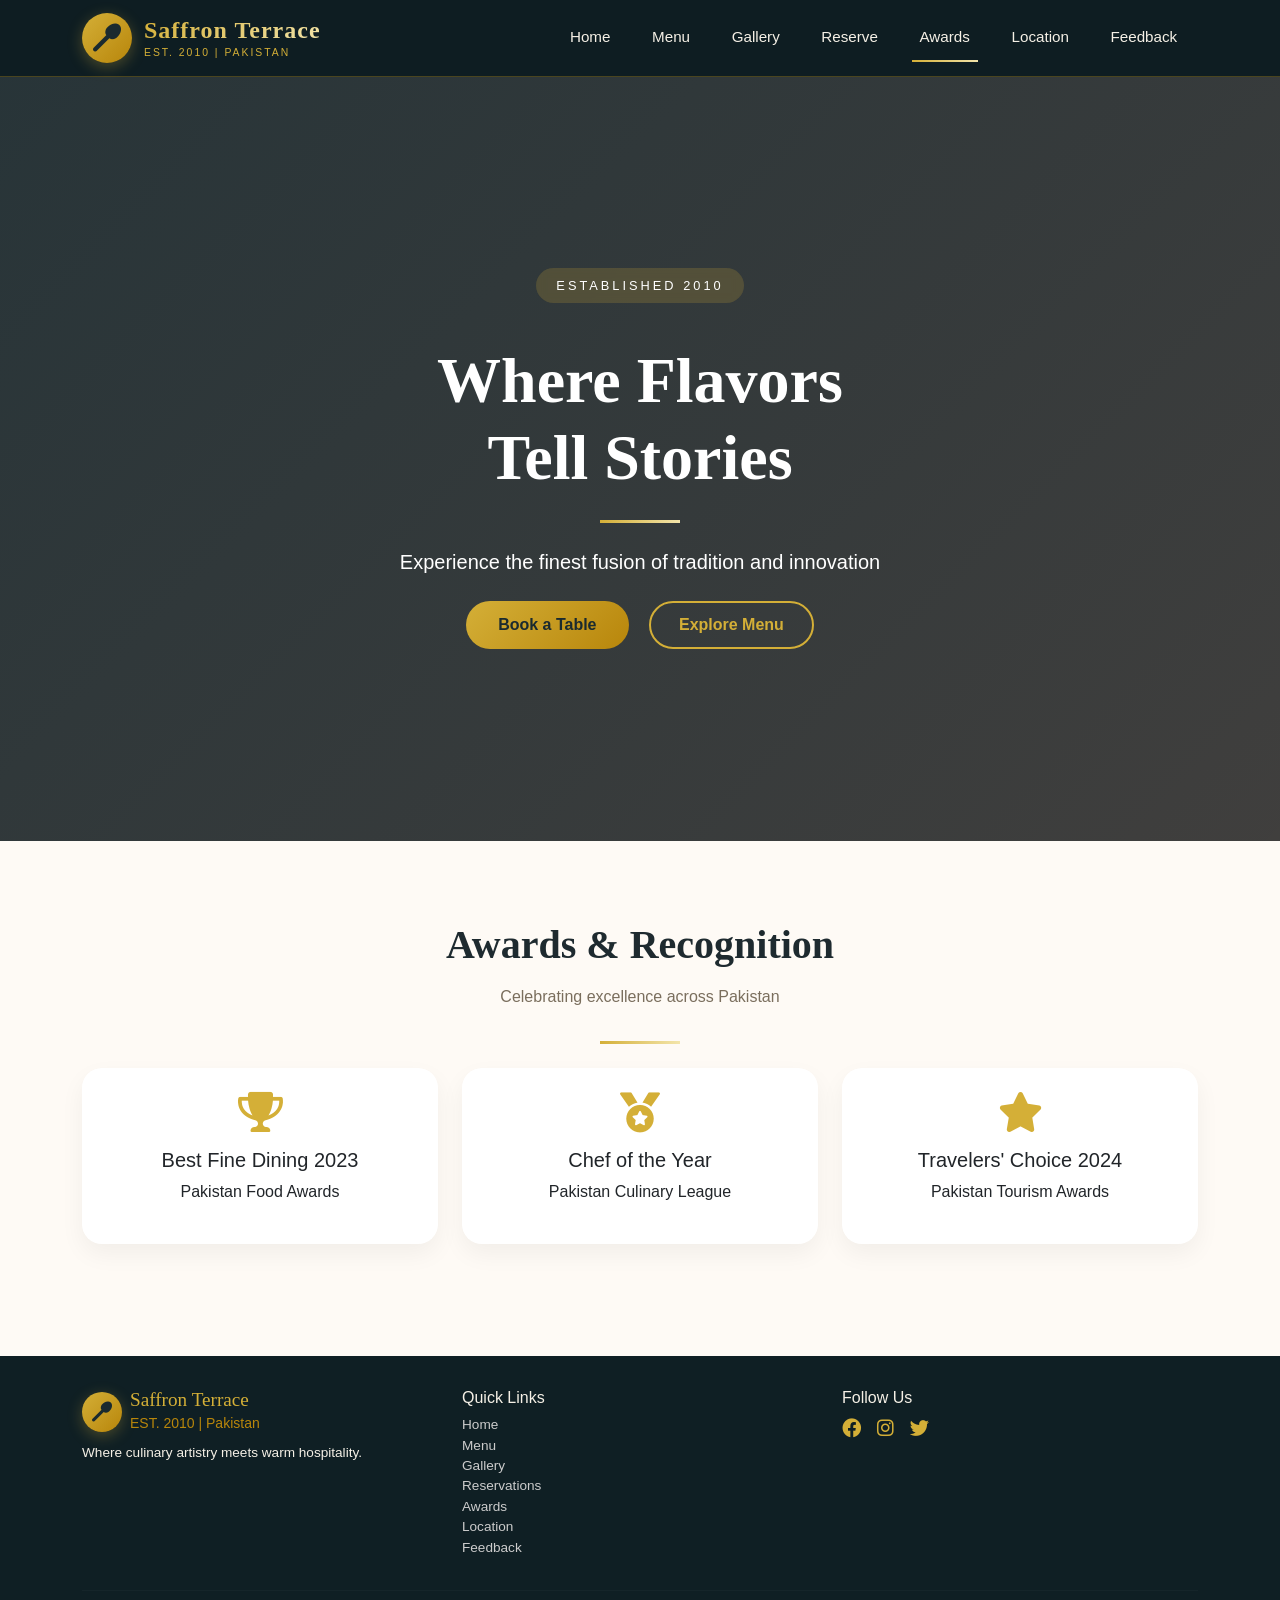
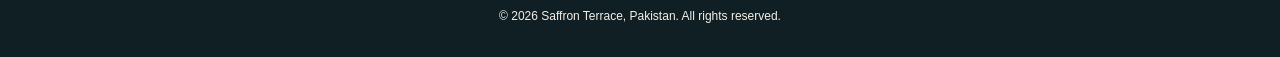
<file: awards.html>
<!DOCTYPE html>
<html lang="en">
<head>
  <!-- Google tag (gtag.js) -->
<script async src="https://www.googletagmanager.com/gtag/js?id=G-D1EVR3QBM7"></script>
<script>
  window.dataLayer = window.dataLayer || [];
  function gtag(){dataLayer.push(arguments);}
  gtag('js', new Date());

  gtag('config', 'G-D1EVR3QBM7');
</script>
  <meta charset="UTF-8">
  <meta name="viewport" content="width=device-width, initial-scale=1.0">
  <title>Saffron Terrace | Awards - Premium Restaurant Pakistan</title>
  
  <!-- Favicon -->
  <link rel="icon" type="image/svg+xml" href="data:image/svg+xml,%3Csvg xmlns='http://www.w3.org/2000/svg' viewBox='0 0 100 100'%3E%3Ccircle cx='50' cy='50' r='48' fill='%23d4af37'/%3E%3Ctext x='50' y='72' text-anchor='middle' fill='%235d3a1a' font-size='52'%3E🥄%3C/text%3E%3C/svg%3E">
  
  <link href="https://cdn.jsdelivr.net/npm/bootstrap@5.3.0-alpha1/dist/css/bootstrap.min.css" rel="stylesheet">
  <link rel="stylesheet" href="https://cdnjs.cloudflare.com/ajax/libs/font-awesome/6.0.0-beta3/css/all.min.css">
  <link href="https://unpkg.com/aos@2.3.1/dist/aos.css" rel="stylesheet">
  <link href="style.css" rel="stylesheet">
</head>
<body>

<!-- Navbar -->
<nav class="navbar navbar-expand-lg navbar-custom fixed-top" id="navbar">
  <div class="container">
    <a class="logo-container" href="index.html">
      <div class="logo-icon"><i class="fas fa-utensil-spoon"></i></div>
      <div class="logo-text-wrapper">
        <div class="logo-text">Saffron Terrace</div>
        <div class="logo-est">EST. 2010 | PAKISTAN</div>
      </div>
    </a>
    <button class="navbar-toggler" type="button" data-bs-toggle="collapse" data-bs-target="#navbarNav">
      <span class="navbar-toggler-icon" style="filter: invert(1);"></span>
    </button>
    <div class="collapse navbar-collapse" id="navbarNav">
      <ul class="navbar-nav ms-auto">
        <li class="nav-item"><a class="nav-link" href="index.html">Home</a></li>
        <li class="nav-item"><a class="nav-link" href="menu.html">Menu</a></li>
        <li class="nav-item"><a class="nav-link" href="gallery.html">Gallery</a></li>
        <li class="nav-item"><a class="nav-link" href="reservation.html">Reserve</a></li>
        <li class="nav-item"><a class="nav-link active" href="awards.html">Awards</a></li>
        <li class="nav-item"><a class="nav-link" href="location.html">Location</a></li>
        <li class="nav-item"><a class="nav-link" href="feedback.html">Feedback</a></li>
      </ul>
    </div>
  </div>
</nav>

<!-- Hero Section -->
<section class="hero">
  <div class="container hero-content" data-aos="fade-up">
    <div class="hero-badge">ESTABLISHED 2010</div>
    <h1 class="hero-title">Where Flavors<br>Tell Stories</h1>
    <div class="gold-divider"></div>
    <p class="lead mb-4">Experience the finest fusion of tradition and innovation</p>
    <a href="reservation.html" class="btn-gold btn-lg me-3">Book a Table</a>
    <a href="menu.html" class="btn-outline-gold btn-lg">Explore Menu</a>
  </div>
</section>

<!-- Awards Section -->
<section class="section-padding">
  <div class="container">
    <h2 class="section-title" data-aos="fade-up">Awards & Recognition</h2>
    <p class="section-subtitle" data-aos="fade-up">Celebrating excellence across Pakistan</p>
    <div class="gold-divider"></div>
    <div class="row g-4">
      <div class="col-md-4" data-aos="fade-up"><div class="award-card"><i class="fas fa-trophy award-icon"></i><h5>Best Fine Dining 2023</h5><p>Pakistan Food Awards</p></div></div>
      <div class="col-md-4" data-aos="fade-up" data-aos-delay="100"><div class="award-card"><i class="fas fa-medal award-icon"></i><h5>Chef of the Year</h5><p>Pakistan Culinary League</p></div></div>
      <div class="col-md-4" data-aos="fade-up" data-aos-delay="200"><div class="award-card"><i class="fas fa-star award-icon"></i><h5>Travelers' Choice 2024</h5><p>Pakistan Tourism Awards</p></div></div>
    </div>
  </div>
</section>

<!-- Footer -->
<footer class="footer">
  <div class="container">
    <div class="row">
      <div class="col-md-4 mb-3 mb-md-0">
        <div class="d-flex align-items-center mb-2">
          <div class="logo-icon me-2" style="width: 40px; height: 40px; background: linear-gradient(135deg, #d4af37, #b8860b); border-radius: 50%; display: flex; align-items: center; justify-content: center;">
            <i class="fas fa-utensil-spoon" style="color: #1a2a2f; font-size: 20px;"></i>
          </div>
          <div>
            <h4 class="mb-0" style="color: #d4af37; font-size: 1.2rem;">Saffron Terrace</h4>
            <small style="color: #b8860b;">EST. 2010 | Pakistan</small>
          </div>
        </div>
        <p style="font-size: 0.85rem;">Where culinary artistry meets warm hospitality.</p>
      </div>
      <div class="col-md-4 mb-3 mb-md-0">
        <h5 style="font-size: 1rem;">Quick Links</h5>
        <ul class="list-unstyled" style="font-size: 0.85rem;">
          <li><a href="index.html" style="color: #ccc; text-decoration: none;">Home</a></li>
          <li><a href="menu.html" style="color: #ccc; text-decoration: none;">Menu</a></li>
          <li><a href="gallery.html" style="color: #ccc; text-decoration: none;">Gallery</a></li>
          <li><a href="reservation.html" style="color: #ccc; text-decoration: none;">Reservations</a></li>
          <li><a href="awards.html" style="color: #ccc; text-decoration: none;">Awards</a></li>
          <li><a href="location.html" style="color: #ccc; text-decoration: none;">Location</a></li>
          <li><a href="feedback.html" style="color: #ccc; text-decoration: none;">Feedback</a></li>
        </ul>
      </div>
      <div class="col-md-4">
        <h5 style="font-size: 1rem;">Follow Us</h5>
        <div class="d-flex gap-3">
          <a href="#" style="color: #d4af37; font-size: 1.2rem;"><i class="fab fa-facebook"></i></a>
          <a href="#" style="color: #d4af37; font-size: 1.2rem;"><i class="fab fa-instagram"></i></a>
          <a href="#" style="color: #d4af37; font-size: 1.2rem;"><i class="fab fa-twitter"></i></a>
        </div>
      </div>
    </div>
    <hr class="mt-3" style="border-color: #2a3a3f;">
    <p class="text-center mb-0 mt-2" style="font-size: 0.75rem;">&copy; 2026 Saffron Terrace, Pakistan. All rights reserved.</p>
  </div>
</footer>

<script src="https://cdn.jsdelivr.net/npm/bootstrap@5.3.0-alpha1/dist/js/bootstrap.bundle.min.js"></script>
<script src="https://unpkg.com/aos@2.3.1/dist/aos.js"></script>
<script src="script.js"></script>
</body>
</html>
</file>
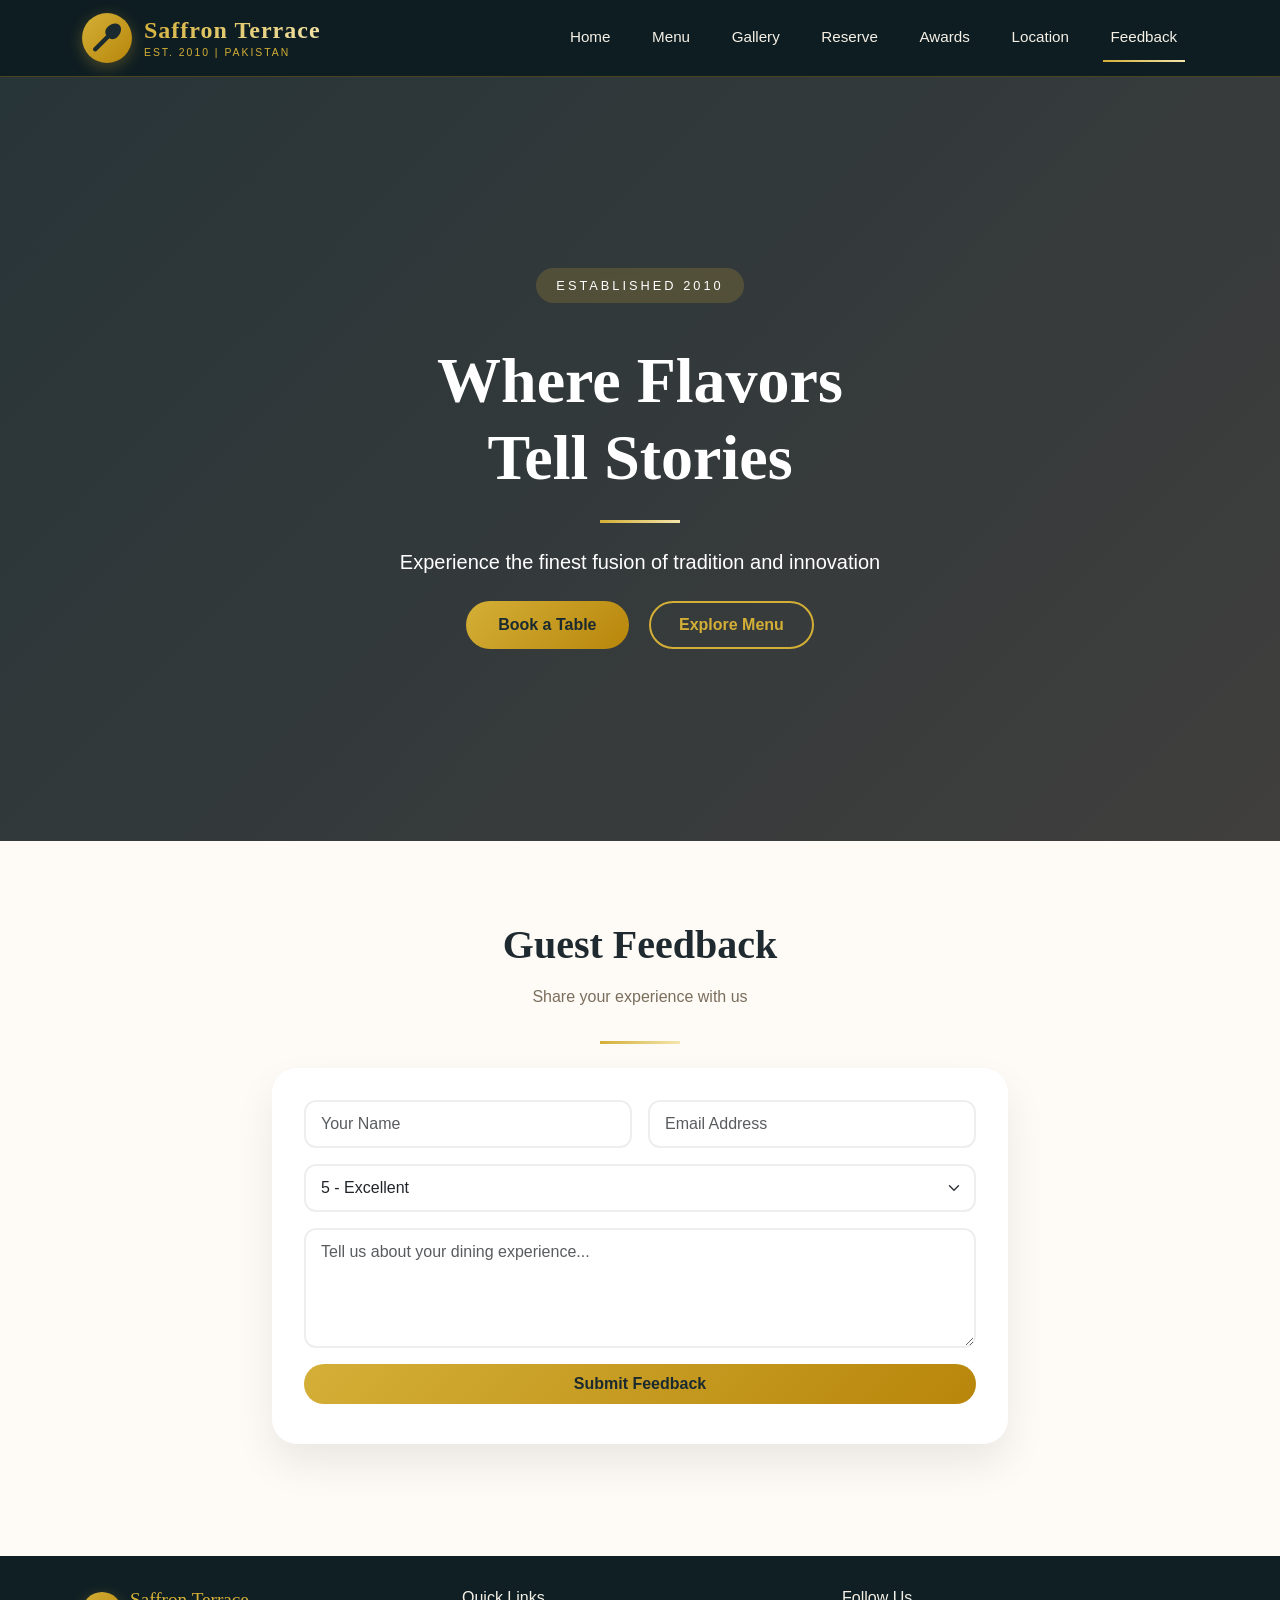
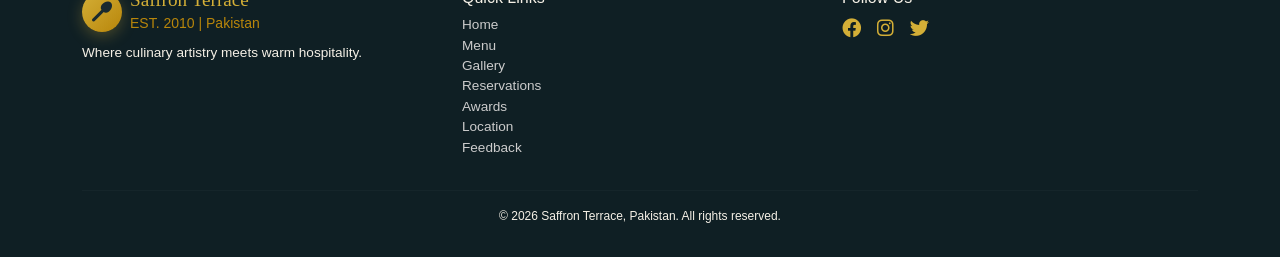
<file: feedback.html>
<!DOCTYPE html>
<html lang="en">
<head>
  <!-- Google tag (gtag.js) -->
<script async src="https://www.googletagmanager.com/gtag/js?id=G-D1EVR3QBM7"></script>
<script>
  window.dataLayer = window.dataLayer || [];
  function gtag(){dataLayer.push(arguments);}
  gtag('js', new Date());

  gtag('config', 'G-D1EVR3QBM7');
</script>
  <meta charset="UTF-8">
  <meta name="viewport" content="width=device-width, initial-scale=1.0">
  <title>Saffron Terrace | Feedback - Premium Restaurant Pakistan</title>
  
  <!-- Favicon -->
  <link rel="icon" type="image/svg+xml" href="data:image/svg+xml,%3Csvg xmlns='http://www.w3.org/2000/svg' viewBox='0 0 100 100'%3E%3Ccircle cx='50' cy='50' r='48' fill='%23d4af37'/%3E%3Ctext x='50' y='72' text-anchor='middle' fill='%235d3a1a' font-size='52'%3E🥄%3C/text%3E%3C/svg%3E">
  
  <link href="https://cdn.jsdelivr.net/npm/bootstrap@5.3.0-alpha1/dist/css/bootstrap.min.css" rel="stylesheet">
  <link rel="stylesheet" href="https://cdnjs.cloudflare.com/ajax/libs/font-awesome/6.0.0-beta3/css/all.min.css">
  <link href="https://unpkg.com/aos@2.3.1/dist/aos.css" rel="stylesheet">
  <link href="style.css" rel="stylesheet">
</head>
<body>

<!-- Navbar -->
<nav class="navbar navbar-expand-lg navbar-custom fixed-top" id="navbar">
  <div class="container">
    <a class="logo-container" href="index.html">
      <div class="logo-icon"><i class="fas fa-utensil-spoon"></i></div>
      <div class="logo-text-wrapper">
        <div class="logo-text">Saffron Terrace</div>
        <div class="logo-est">EST. 2010 | PAKISTAN</div>
      </div>
    </a>
    <button class="navbar-toggler" type="button" data-bs-toggle="collapse" data-bs-target="#navbarNav">
      <span class="navbar-toggler-icon" style="filter: invert(1);"></span>
    </button>
    <div class="collapse navbar-collapse" id="navbarNav">
      <ul class="navbar-nav ms-auto">
        <li class="nav-item"><a class="nav-link" href="index.html">Home</a></li>
        <li class="nav-item"><a class="nav-link" href="menu.html">Menu</a></li>
        <li class="nav-item"><a class="nav-link" href="gallery.html">Gallery</a></li>
        <li class="nav-item"><a class="nav-link" href="reservation.html">Reserve</a></li>
        <li class="nav-item"><a class="nav-link" href="awards.html">Awards</a></li>
        <li class="nav-item"><a class="nav-link" href="location.html">Location</a></li>
        <li class="nav-item"><a class="nav-link active" href="feedback.html">Feedback</a></li>
      </ul>
    </div>
  </div>
</nav>

<!-- Hero Section -->
<section class="hero">
  <div class="container hero-content" data-aos="fade-up">
    <div class="hero-badge">ESTABLISHED 2010</div>
    <h1 class="hero-title">Where Flavors<br>Tell Stories</h1>
    <div class="gold-divider"></div>
    <p class="lead mb-4">Experience the finest fusion of tradition and innovation</p>
    <a href="reservation.html" class="btn-gold btn-lg me-3">Book a Table</a>
    <a href="menu.html" class="btn-outline-gold btn-lg">Explore Menu</a>
  </div>
</section>

<!-- Feedback Section -->
<section class="section-padding">
  <div class="container">
    <div class="row justify-content-center">
      <div class="col-lg-8" data-aos="fade-up">
        <h2 class="section-title">Guest Feedback</h2>
        <p class="section-subtitle">Share your experience with us</p>
        <div class="gold-divider"></div>
        <div class="form-card">
          <form id="feedbackForm">
            <div class="row g-3">
              <div class="col-md-6">
                <input type="text" class="form-control form-control-custom" id="fbName" placeholder="Your Name">
                <div class="invalid-feedback-custom">Only alphabets allowed</div>
              </div>
              <div class="col-md-6">
                <input type="email" class="form-control form-control-custom" id="fbEmail" placeholder="Email Address">
                <div class="invalid-feedback-custom">Valid email required</div>
              </div>
              <div class="col-12">
                <select class="form-select form-control-custom" id="fbRating">
                  <option>5 - Excellent</option><option>4 - Very Good</option><option>3 - Good</option><option>2 - Fair</option><option>1 - Poor</option>
                </select>
              </div>
              <div class="col-12">
                <textarea class="form-control form-control-custom" rows="4" id="fbMessage" placeholder="Tell us about your dining experience..."></textarea>
              </div>
              <div class="col-12">
                <button type="submit" class="btn-gold w-100 py-2">Submit Feedback</button>
              </div>
              <div id="fbMessageSuccess" class="text-center mt-2"></div>
            </div>
          </form>
        </div>
      </div>
    </div>
  </div>
</section>

<!-- Footer -->
<footer class="footer">
  <div class="container">
    <div class="row">
      <div class="col-md-4 mb-3 mb-md-0">
        <div class="d-flex align-items-center mb-2">
          <div class="logo-icon me-2" style="width: 40px; height: 40px; background: linear-gradient(135deg, #d4af37, #b8860b); border-radius: 50%; display: flex; align-items: center; justify-content: center;">
            <i class="fas fa-utensil-spoon" style="color: #1a2a2f; font-size: 20px;"></i>
          </div>
          <div>
            <h4 class="mb-0" style="color: #d4af37; font-size: 1.2rem;">Saffron Terrace</h4>
            <small style="color: #b8860b;">EST. 2010 | Pakistan</small>
          </div>
        </div>
        <p style="font-size: 0.85rem;">Where culinary artistry meets warm hospitality.</p>
      </div>
      <div class="col-md-4 mb-3 mb-md-0">
        <h5 style="font-size: 1rem;">Quick Links</h5>
        <ul class="list-unstyled" style="font-size: 0.85rem;">
          <li><a href="index.html" style="color: #ccc; text-decoration: none;">Home</a></li>
          <li><a href="menu.html" style="color: #ccc; text-decoration: none;">Menu</a></li>
          <li><a href="gallery.html" style="color: #ccc; text-decoration: none;">Gallery</a></li>
          <li><a href="reservation.html" style="color: #ccc; text-decoration: none;">Reservations</a></li>
          <li><a href="awards.html" style="color: #ccc; text-decoration: none;">Awards</a></li>
          <li><a href="location.html" style="color: #ccc; text-decoration: none;">Location</a></li>
          <li><a href="feedback.html" style="color: #ccc; text-decoration: none;">Feedback</a></li>
        </ul>
      </div>
      <div class="col-md-4">
        <h5 style="font-size: 1rem;">Follow Us</h5>
        <div class="d-flex gap-3">
          <a href="#" style="color: #d4af37; font-size: 1.2rem;"><i class="fab fa-facebook"></i></a>
          <a href="#" style="color: #d4af37; font-size: 1.2rem;"><i class="fab fa-instagram"></i></a>
          <a href="#" style="color: #d4af37; font-size: 1.2rem;"><i class="fab fa-twitter"></i></a>
        </div>
      </div>
    </div>
    <hr class="mt-3" style="border-color: #2a3a3f;">
    <p class="text-center mb-0 mt-2" style="font-size: 0.75rem;">&copy; 2026 Saffron Terrace, Pakistan. All rights reserved.</p>
  </div>
</footer>

<script src="https://cdn.jsdelivr.net/npm/bootstrap@5.3.0-alpha1/dist/js/bootstrap.bundle.min.js"></script>
<script src="https://unpkg.com/aos@2.3.1/dist/aos.js"></script>
<script src="script.js"></script>
</body>
</html>
</file>
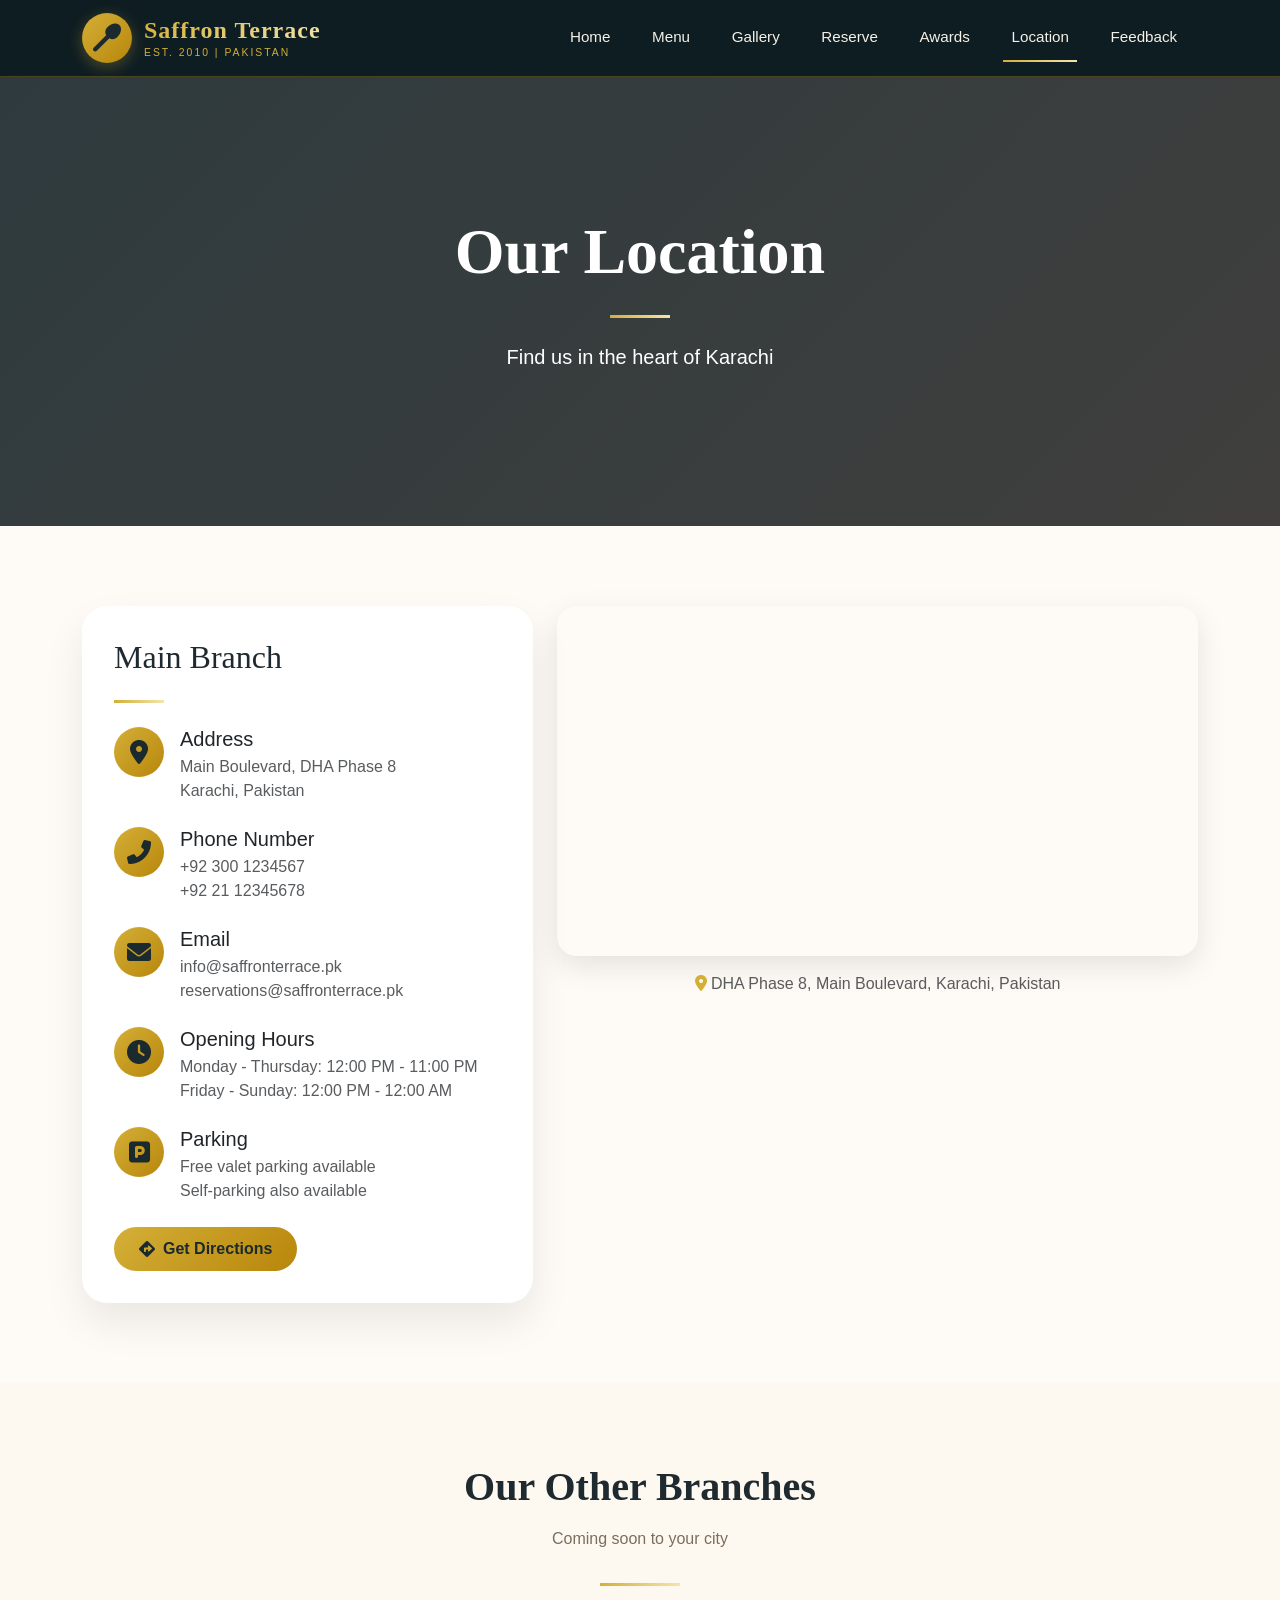
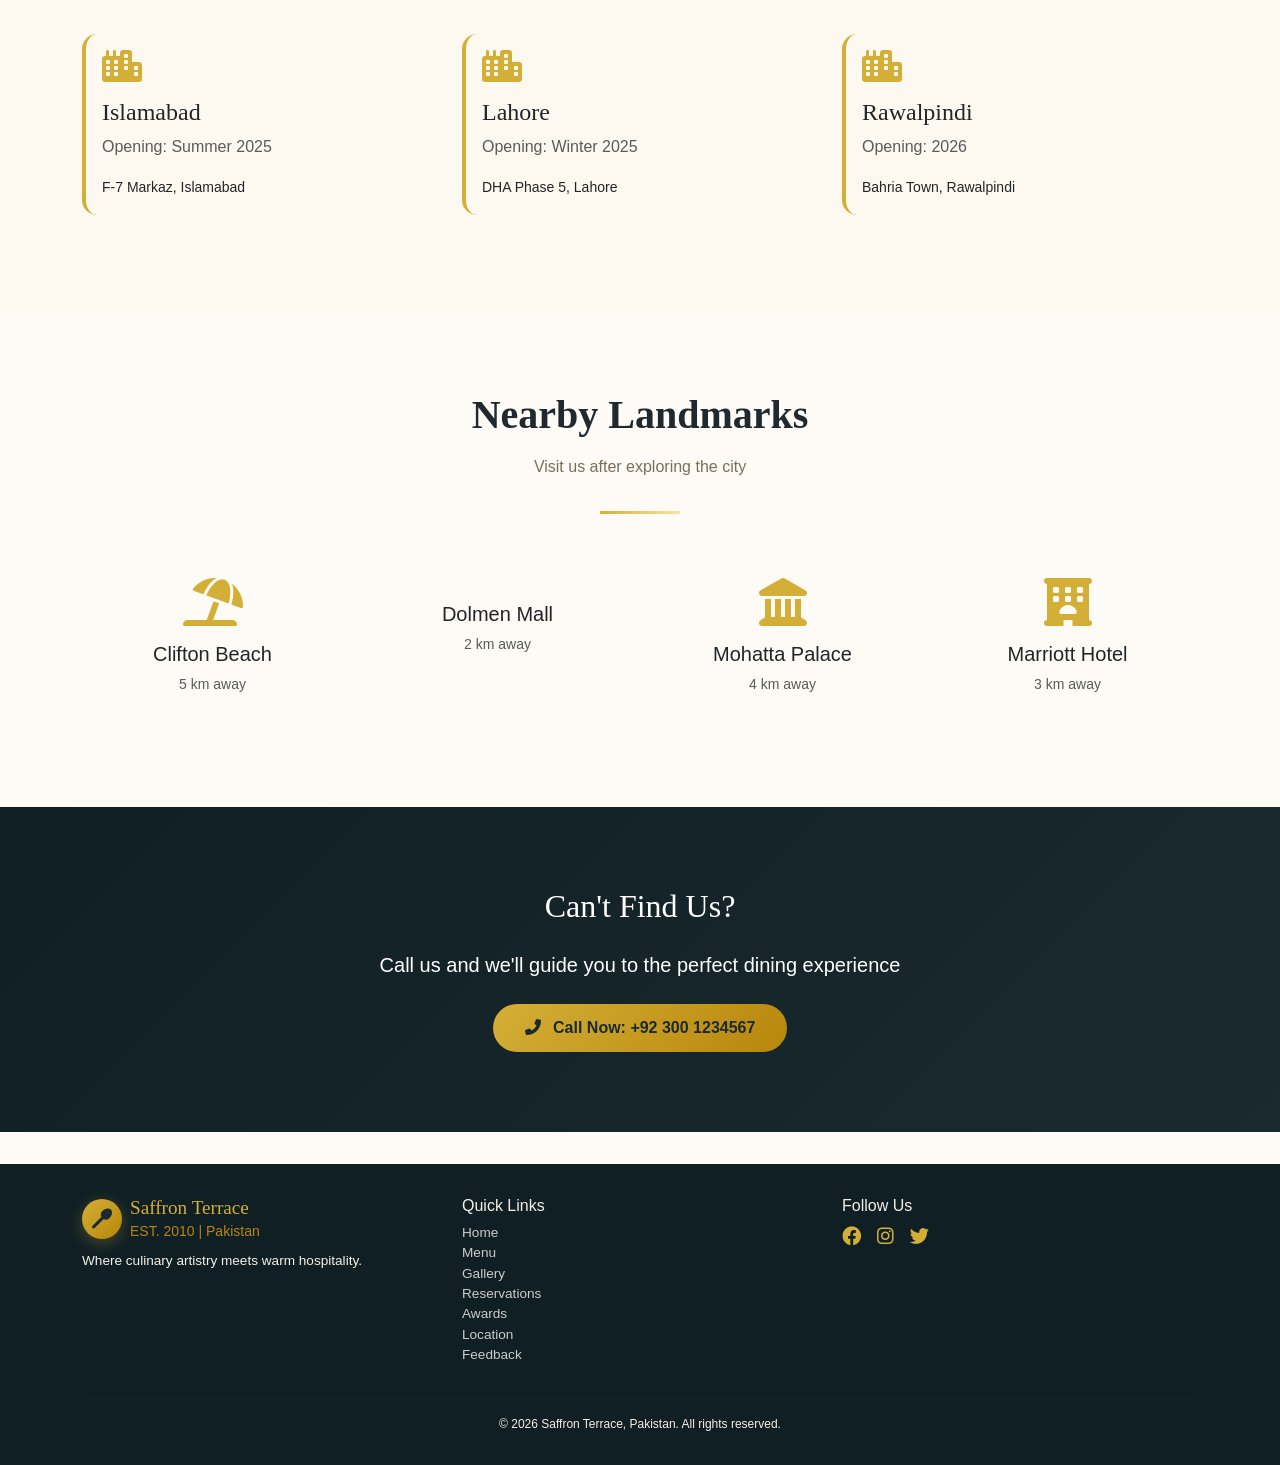
<file: location.html>
<!DOCTYPE html>
<html lang="en">
<head>
  <!-- Google tag (gtag.js) -->
<script async src="https://www.googletagmanager.com/gtag/js?id=G-D1EVR3QBM7"></script>
<script>
  window.dataLayer = window.dataLayer || [];
  function gtag(){dataLayer.push(arguments);}
  gtag('js', new Date());

  gtag('config', 'G-D1EVR3QBM7');
</script>
  <meta charset="UTF-8">
  <meta name="viewport" content="width=device-width, initial-scale=1.0">
  <title>Saffron Terrace | Location - Premium Restaurant Pakistan</title>
  
  <!-- Favicon -->
  <link rel="icon" type="image/svg+xml" href="data:image/svg+xml,%3Csvg xmlns='http://www.w3.org/2000/svg' viewBox='0 0 100 100'%3E%3Ccircle cx='50' cy='50' r='48' fill='%23d4af37'/%3E%3Ctext x='50' y='72' text-anchor='middle' fill='%235d3a1a' font-size='52'%3E🥄%3C/text%3E%3C/svg%3E">
  
  <link href="https://cdn.jsdelivr.net/npm/bootstrap@5.3.0-alpha1/dist/css/bootstrap.min.css" rel="stylesheet">
  <link rel="stylesheet" href="https://cdnjs.cloudflare.com/ajax/libs/font-awesome/6.0.0-beta3/css/all.min.css">
  <link href="https://unpkg.com/aos@2.3.1/dist/aos.css" rel="stylesheet">
  <link href="style.css" rel="stylesheet">
</head>
<body>

<!-- Navbar -->
<nav class="navbar navbar-expand-lg navbar-custom fixed-top" id="navbar">
  <div class="container">
    <a class="logo-container" href="index.html">
      <div class="logo-icon"><i class="fas fa-utensil-spoon"></i></div>
      <div class="logo-text-wrapper">
        <div class="logo-text">Saffron Terrace</div>
        <div class="logo-est">EST. 2010 | PAKISTAN</div>
      </div>
    </a>
    <button class="navbar-toggler" type="button" data-bs-toggle="collapse" data-bs-target="#navbarNav">
      <span class="navbar-toggler-icon" style="filter: invert(1);"></span>
    </button>
    <div class="collapse navbar-collapse" id="navbarNav">
      <ul class="navbar-nav ms-auto">
        <li class="nav-item"><a class="nav-link" href="index.html">Home</a></li>
        <li class="nav-item"><a class="nav-link" href="menu.html">Menu</a></li>
        <li class="nav-item"><a class="nav-link" href="gallery.html">Gallery</a></li>
        <li class="nav-item"><a class="nav-link" href="reservation.html">Reserve</a></li>
        <li class="nav-item"><a class="nav-link" href="awards.html">Awards</a></li>
        <li class="nav-item"><a class="nav-link active" href="location.html">Location</a></li>
        <li class="nav-item"><a class="nav-link" href="feedback.html">Feedback</a></li>
      </ul>
    </div>
  </div>
</nav>

<!-- Hero Section for Location -->
<section class="hero-section" style="background: linear-gradient(135deg, rgba(10, 25, 30, 0.85), rgba(0, 0, 0, 0.75)), url('https://images.pexels.com/photos/258154/pexels-photo-258154.jpeg?auto=compress&cs=tinysrgb&w=1600'); background-size: cover; background-position: center; height: 50vh; display: flex; align-items: center;">
  <div class="container text-center text-white">
    <h1 class="display-3 fw-bold" data-aos="fade-up">Our Location</h1>
    <div class="gold-divider mx-auto" style="width: 60px;"></div>
    <p class="lead" data-aos="fade-up" data-aos-delay="100">Find us in the heart of Karachi</p>
  </div>
</section>

<!-- Main Location Section -->
<section class="section-padding">
  <div class="container">
    <div class="row g-4">
      <div class="col-lg-5" data-aos="fade-right">
        <div class="location-card">
          <h2 class="mb-4" style="color: #1e2a2f;">Main Branch</h2>
          <div class="gold-divider" style="margin-left: 0; width: 50px;"></div>
          
          <div class="d-flex mb-4">
            <div class="info-icon"><i class="fas fa-map-marker-alt"></i></div>
            <div><h5 class="mb-1">Address</h5><p class="mb-0 text-muted">Main Boulevard, DHA Phase 8<br>Karachi, Pakistan</p></div>
          </div>
          
          <div class="d-flex mb-4">
            <div class="info-icon"><i class="fas fa-phone-alt"></i></div>
            <div><h5 class="mb-1">Phone Number</h5><p class="mb-0 text-muted">+92 300 1234567<br>+92 21 12345678</p></div>
          </div>
          
          <div class="d-flex mb-4">
            <div class="info-icon"><i class="fas fa-envelope"></i></div>
            <div><h5 class="mb-1">Email</h5><p class="mb-0 text-muted">info@saffronterrace.pk<br>reservations@saffronterrace.pk</p></div>
          </div>
          
          <div class="d-flex mb-4">
            <div class="info-icon"><i class="fas fa-clock"></i></div>
            <div><h5 class="mb-1">Opening Hours</h5><p class="mb-0 text-muted">Monday - Thursday: 12:00 PM - 11:00 PM<br>Friday - Sunday: 12:00 PM - 12:00 AM</p></div>
          </div>
          
          <div class="d-flex mb-4">
            <div class="info-icon"><i class="fas fa-parking"></i></div>
            <div><h5 class="mb-1">Parking</h5><p class="mb-0 text-muted">Free valet parking available<br>Self-parking also available</p></div>
          </div>
          
          <div class="mt-4">
            <a href="https://www.google.com/maps/dir//Karachi,+Pakistan" target="_blank" class="direction-btn"><i class="fas fa-directions"></i> Get Directions</a>
          </div>
        </div>
      </div>
      
      <div class="col-lg-7" data-aos="fade-left">
        <div class="map-container">
          <iframe src="https://www.google.com/maps/embed?pb=!1m18!1m12!1m3!1d231335.4853254946!2d66.87230689386745!3d24.860402117492042!2m3!1f0!2f0!3f0!3m2!1i1024!2i768!4f13.1!3m3!1m2!1s0x3eb315c7f8c8f2d5%3A0xfc0a9f6f7c8b2d4e!2sKarachi%2C%20Pakistan!5e0!3m2!1sen!2s!4v1700000000000!5m2!1sen!2s" allowfullscreen="" loading="lazy"></iframe>
        </div>
        <div class="mt-3 text-center"><p class="text-muted"><i class="fas fa-location-dot" style="color: #d4af37;"></i> DHA Phase 8, Main Boulevard, Karachi, Pakistan</p></div>
      </div>
    </div>
  </div>
</section>

<!-- Other Branches Section -->
<section class="section-padding" style="background: #fef9f0;">
  <div class="container">
    <h2 class="section-title" data-aos="fade-up">Our Other Branches</h2>
    <p class="section-subtitle" data-aos="fade-up">Coming soon to your city</p>
    <div class="gold-divider"></div>
    <div class="row g-4 mt-3">
      <div class="col-md-4" data-aos="fade-up"><div class="branch-card"><i class="fas fa-city fa-2x mb-3" style="color: #d4af37;"></i><h4>Islamabad</h4><p class="text-muted">Opening: Summer 2025</p><small>F-7 Markaz, Islamabad</small></div></div>
      <div class="col-md-4" data-aos="fade-up" data-aos-delay="100"><div class="branch-card"><i class="fas fa-city fa-2x mb-3" style="color: #d4af37;"></i><h4>Lahore</h4><p class="text-muted">Opening: Winter 2025</p><small>DHA Phase 5, Lahore</small></div></div>
      <div class="col-md-4" data-aos="fade-up" data-aos-delay="200"><div class="branch-card"><i class="fas fa-city fa-2x mb-3" style="color: #d4af37;"></i><h4>Rawalpindi</h4><p class="text-muted">Opening: 2026</p><small>Bahria Town, Rawalpindi</small></div></div>
    </div>
  </div>
</section>

<!-- Nearby Landmarks Section -->
<section class="section-padding">
  <div class="container">
    <h2 class="section-title" data-aos="fade-up">Nearby Landmarks</h2>
    <p class="section-subtitle" data-aos="fade-up">Visit us after exploring the city</p>
    <div class="gold-divider"></div>
    <div class="row g-4 mt-3">
      <div class="col-md-3 col-sm-6" data-aos="fade-up"><div class="text-center p-3"><i class="fas fa-umbrella-beach fa-3x mb-3" style="color: #d4af37;"></i><h5>Clifton Beach</h5><p class="text-muted small">5 km away</p></div></div>
      <div class="col-md-3 col-sm-6" data-aos="fade-up" data-aos-delay="100"><div class="text-center p-3"><i class="fas fa-shopping-mall fa-3x mb-3" style="color: #d4af37;"></i><h5>Dolmen Mall</h5><p class="text-muted small">2 km away</p></div></div>
      <div class="col-md-3 col-sm-6" data-aos="fade-up" data-aos-delay="200"><div class="text-center p-3"><i class="fas fa-landmark fa-3x mb-3" style="color: #d4af37;"></i><h5>Mohatta Palace</h5><p class="text-muted small">4 km away</p></div></div>
      <div class="col-md-3 col-sm-6" data-aos="fade-up" data-aos-delay="300"><div class="text-center p-3"><i class="fas fa-hotel fa-3x mb-3" style="color: #d4af37;"></i><h5>Marriott Hotel</h5><p class="text-muted small">3 km away</p></div></div>
    </div>
  </div>
</section>

<!-- Call to Action Section-->
<section class="section-padding" style="background: linear-gradient(135deg, #0f1f24, #1a2a2f); color: white;">
  <div class="container text-center" data-aos="fade-up">
    <h2 class="mb-4">Can't Find Us?</h2>
    <p class="lead mb-4">Call us and we'll guide you to the perfect dining experience</p>
    <a href="tel:+923001234567" class="btn-gold btn-lg"><i class="fas fa-phone-alt me-2"></i> Call Now: +92 300 1234567</a>
  </div>
</section>

<!-- Footer -->
<footer class="footer">
  <div class="container">
    <div class="row">
      <div class="col-md-4 mb-3 mb-md-0">
        <div class="d-flex align-items-center mb-2">
          <div class="logo-icon me-2" style="width: 40px; height: 40px; background: linear-gradient(135deg, #d4af37, #b8860b); border-radius: 50%; display: flex; align-items: center; justify-content: center;">
            <i class="fas fa-utensil-spoon" style="color: #1a2a2f; font-size: 20px;"></i>
          </div>
          <div>
            <h4 class="mb-0" style="color: #d4af37; font-size: 1.2rem;">Saffron Terrace</h4>
            <small style="color: #b8860b;">EST. 2010 | Pakistan</small>
          </div>
        </div>
        <p style="font-size: 0.85rem;">Where culinary artistry meets warm hospitality.</p>
      </div>
      <div class="col-md-4 mb-3 mb-md-0">
        <h5 style="font-size: 1rem;">Quick Links</h5>
        <ul class="list-unstyled" style="font-size: 0.85rem;">
          <li><a href="index.html" style="color: #ccc; text-decoration: none;">Home</a></li>
          <li><a href="menu.html" style="color: #ccc; text-decoration: none;">Menu</a></li>
          <li><a href="gallery.html" style="color: #ccc; text-decoration: none;">Gallery</a></li>
          <li><a href="reservation.html" style="color: #ccc; text-decoration: none;">Reservations</a></li>
          <li><a href="awards.html" style="color: #ccc; text-decoration: none;">Awards</a></li>
          <li><a href="location.html" style="color: #ccc; text-decoration: none;">Location</a></li>
          <li><a href="feedback.html" style="color: #ccc; text-decoration: none;">Feedback</a></li>
        </ul>
      </div>
      <div class="col-md-4">
        <h5 style="font-size: 1rem;">Follow Us</h5>
        <div class="d-flex gap-3">
          <a href="#" style="color: #d4af37; font-size: 1.2rem;"><i class="fab fa-facebook"></i></a>
          <a href="#" style="color: #d4af37; font-size: 1.2rem;"><i class="fab fa-instagram"></i></a>
          <a href="#" style="color: #d4af37; font-size: 1.2rem;"><i class="fab fa-twitter"></i></a>
        </div>
      </div>
    </div>
    <hr class="mt-3" style="border-color: #2a3a3f;">
    <p class="text-center mb-0 mt-2" style="font-size: 0.75rem;">&copy; 2026 Saffron Terrace, Pakistan. All rights reserved.</p>
  </div>
</footer>

<script src="https://cdn.jsdelivr.net/npm/bootstrap@5.3.0-alpha1/dist/js/bootstrap.bundle.min.js"></script>
<script src="https://unpkg.com/aos@2.3.1/dist/aos.js"></script>
<script src="script.js"></script>
</body>
</html>
</file>
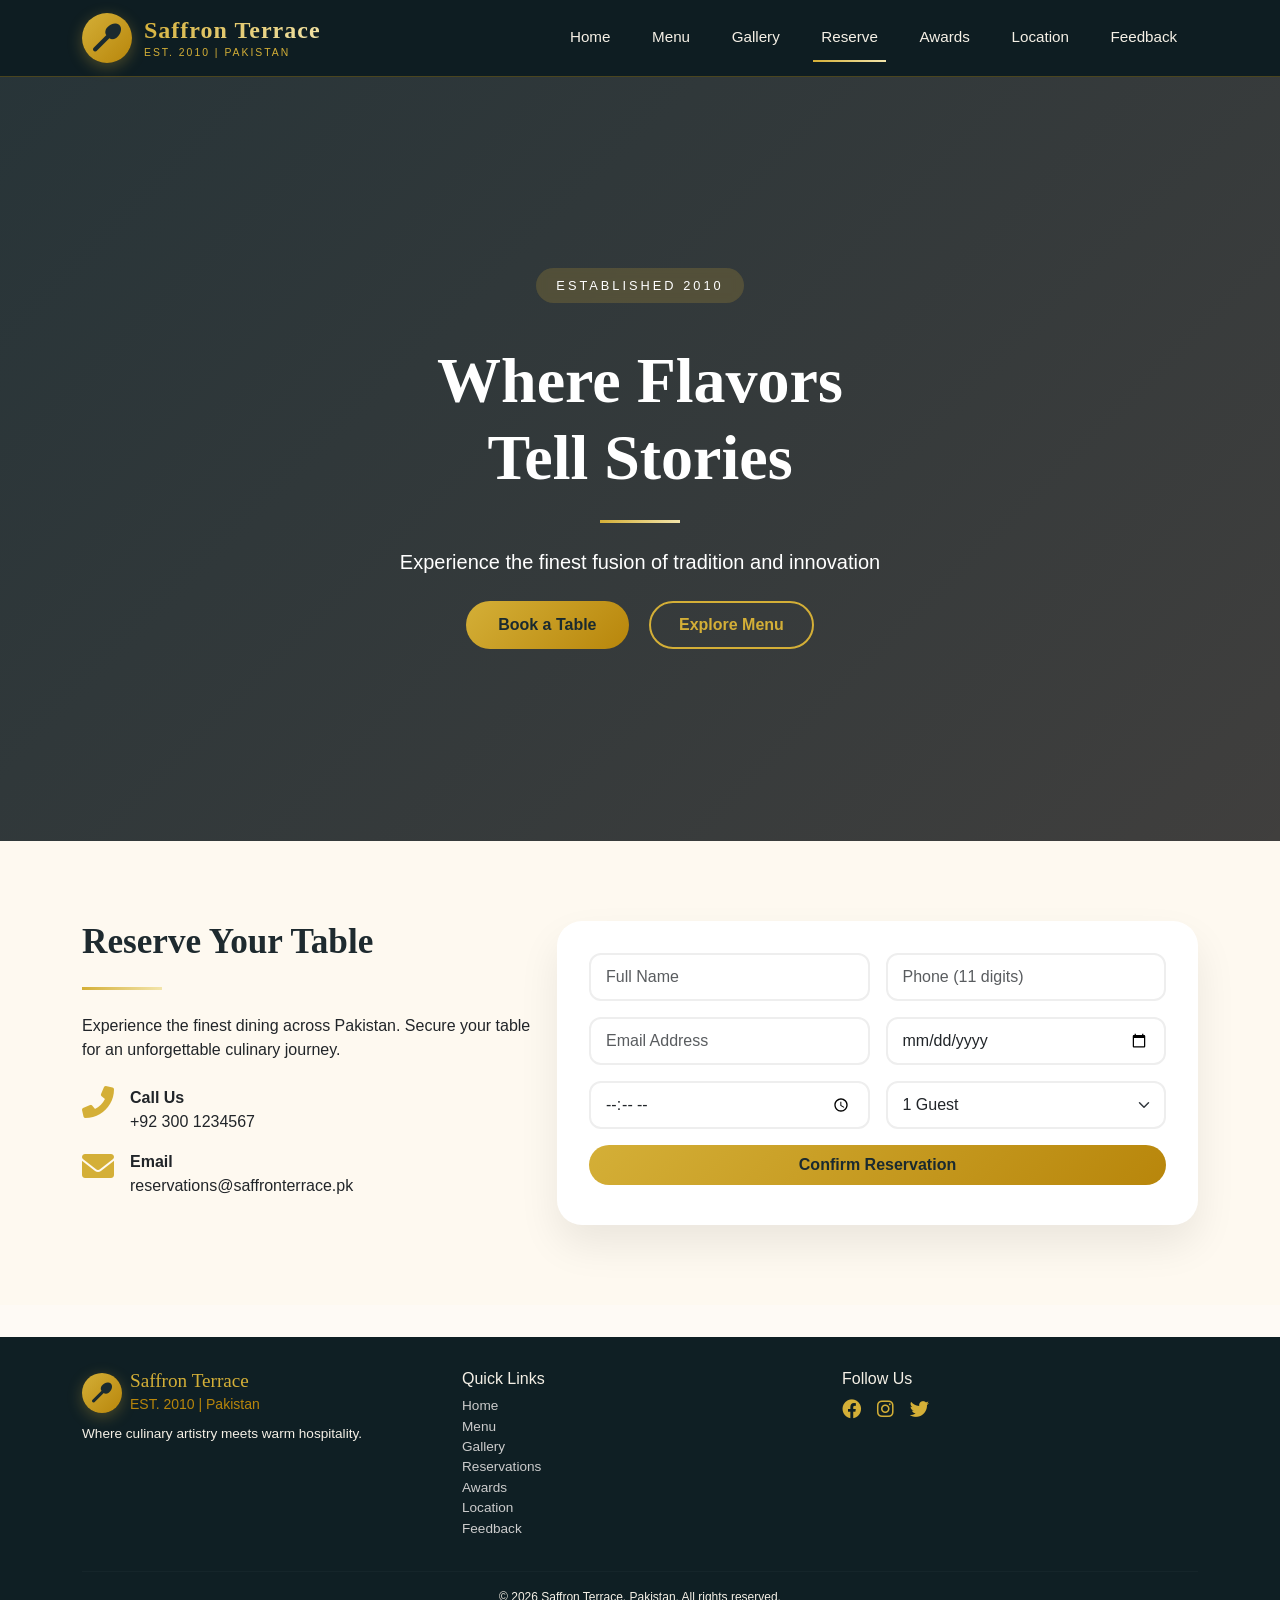
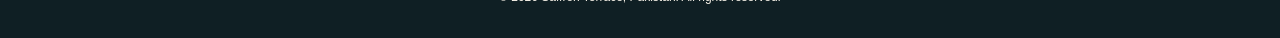
<file: reservation.html>
<!DOCTYPE html>
<html lang="en">
<head>
  <!-- Google tag (gtag.js) -->
<script async src="https://www.googletagmanager.com/gtag/js?id=G-D1EVR3QBM7"></script>
<script>
  window.dataLayer = window.dataLayer || [];
  function gtag(){dataLayer.push(arguments);}
  gtag('js', new Date());

  gtag('config', 'G-D1EVR3QBM7');
</script>
  <meta charset="UTF-8">
  <meta name="viewport" content="width=device-width, initial-scale=1.0">
  <title>Saffron Terrace | Reservation - Premium Restaurant Pakistan</title>
  
  <!-- Favicon -->
  <link rel="icon" type="image/svg+xml" href="data:image/svg+xml,%3Csvg xmlns='http://www.w3.org/2000/svg' viewBox='0 0 100 100'%3E%3Ccircle cx='50' cy='50' r='48' fill='%23d4af37'/%3E%3Ctext x='50' y='72' text-anchor='middle' fill='%235d3a1a' font-size='52'%3E🥄%3C/text%3E%3C/svg%3E">
  
  <link href="https://cdn.jsdelivr.net/npm/bootstrap@5.3.0-alpha1/dist/css/bootstrap.min.css" rel="stylesheet">
  <link rel="stylesheet" href="https://cdnjs.cloudflare.com/ajax/libs/font-awesome/6.0.0-beta3/css/all.min.css">
  <link href="https://unpkg.com/aos@2.3.1/dist/aos.css" rel="stylesheet">
  <link href="style.css" rel="stylesheet">
</head>
<body>

<!-- Navbar -->
<nav class="navbar navbar-expand-lg navbar-custom fixed-top" id="navbar">
  <div class="container">
    <a class="logo-container" href="index.html">
      <div class="logo-icon"><i class="fas fa-utensil-spoon"></i></div>
      <div class="logo-text-wrapper">
        <div class="logo-text">Saffron Terrace</div>
        <div class="logo-est">EST. 2010 | PAKISTAN</div>
      </div>
    </a>
    <button class="navbar-toggler" type="button" data-bs-toggle="collapse" data-bs-target="#navbarNav">
      <span class="navbar-toggler-icon" style="filter: invert(1);"></span>
    </button>
    <div class="collapse navbar-collapse" id="navbarNav">
      <ul class="navbar-nav ms-auto">
        <li class="nav-item"><a class="nav-link" href="index.html">Home</a></li>
        <li class="nav-item"><a class="nav-link" href="menu.html">Menu</a></li>
        <li class="nav-item"><a class="nav-link" href="gallery.html">Gallery</a></li>
        <li class="nav-item"><a class="nav-link active" href="reservation.html">Reserve</a></li>
        <li class="nav-item"><a class="nav-link" href="awards.html">Awards</a></li>
        <li class="nav-item"><a class="nav-link" href="location.html">Location</a></li>
        <li class="nav-item"><a class="nav-link" href="feedback.html">Feedback</a></li>
      </ul>
    </div>
  </div>
</nav>

<!-- Hero Section -->
<section class="hero">
  <div class="container hero-content" data-aos="fade-up">
    <div class="hero-badge">ESTABLISHED 2010</div>
    <h1 class="hero-title">Where Flavors<br>Tell Stories</h1>
    <div class="gold-divider"></div>
    <p class="lead mb-4">Experience the finest fusion of tradition and innovation</p>
    <a href="reservation.html" class="btn-gold btn-lg me-3">Book a Table</a>
    <a href="menu.html" class="btn-outline-gold btn-lg">Explore Menu</a>
  </div>
</section>

<!-- Reservation Section -->
<section class="section-padding" style="background: #fef9f0;">
  <div class="container">
    <div class="row">
      <div class="col-lg-5" data-aos="fade-right">
        <h2 class="section-title text-start" style="font-size: 2.2rem;">Reserve Your Table</h2>
        <div class="gold-divider" style="margin-left: 0;"></div>
        <p>Experience the finest dining across Pakistan. Secure your table for an unforgettable culinary journey.</p>
        <div class="mt-4">
          <div class="d-flex mb-3"><i class="fas fa-phone-alt fa-2x me-3" style="color: #d4af37;"></i><div><strong>Call Us</strong><br>+92 300 1234567</div></div>
          <div class="d-flex"><i class="fas fa-envelope fa-2x me-3" style="color: #d4af37;"></i><div><strong>Email</strong><br>reservations@saffronterrace.pk</div></div>
        </div>
      </div>
      <div class="col-lg-7" data-aos="fade-left">
        <div class="form-card">
          <form id="reservationForm">
            <div class="row g-3">
              <div class="col-md-6">
                <input type="text" class="form-control form-control-custom" id="resName" placeholder="Full Name">
                <div class="invalid-feedback-custom">Only alphabets allowed</div>
              </div>
              <div class="col-md-6">
                <input type="tel" class="form-control form-control-custom" id="resPhone" placeholder="Phone (11 digits)">
                <div class="invalid-feedback-custom">Exactly 11 digits required</div>
              </div>
              <div class="col-md-6">
                <input type="email" class="form-control form-control-custom" id="resEmail" placeholder="Email Address">
                <div class="invalid-feedback-custom">Valid email required</div>
              </div>
              <div class="col-md-6">
                <input type="date" class="form-control form-control-custom" id="resDate">
              </div>
              <div class="col-md-6">
                <input type="time" class="form-control form-control-custom" id="resTime">
              </div>
              <div class="col-md-6">
                <select class="form-select form-control-custom" id="resGuests">
                  <option>1 Guest</option><option>2 Guests</option><option>3 Guests</option>
                  <option>4 Guests</option><option>5+ Guests</option>
                </select>
              </div>
              <div class="col-12">
                <button type="submit" class="btn-gold w-100 py-2">Confirm Reservation</button>
              </div>
              <div id="resMessage" class="text-center mt-2"></div>
            </div>
          </form>
        </div>
      </div>
    </div>
  </div>
</section>

<!-- Footer -->
<footer class="footer">
  <div class="container">
    <div class="row">
      <div class="col-md-4 mb-3 mb-md-0">
        <div class="d-flex align-items-center mb-2">
          <div class="logo-icon me-2" style="width: 40px; height: 40px; background: linear-gradient(135deg, #d4af37, #b8860b); border-radius: 50%; display: flex; align-items: center; justify-content: center;">
            <i class="fas fa-utensil-spoon" style="color: #1a2a2f; font-size: 20px;"></i>
          </div>
          <div>
            <h4 class="mb-0" style="color: #d4af37; font-size: 1.2rem;">Saffron Terrace</h4>
            <small style="color: #b8860b;">EST. 2010 | Pakistan</small>
          </div>
        </div>
        <p style="font-size: 0.85rem;">Where culinary artistry meets warm hospitality.</p>
      </div>
      <div class="col-md-4 mb-3 mb-md-0">
        <h5 style="font-size: 1rem;">Quick Links</h5>
        <ul class="list-unstyled" style="font-size: 0.85rem;">
          <li><a href="index.html" style="color: #ccc; text-decoration: none;">Home</a></li>
          <li><a href="menu.html" style="color: #ccc; text-decoration: none;">Menu</a></li>
          <li><a href="gallery.html" style="color: #ccc; text-decoration: none;">Gallery</a></li>
          <li><a href="reservation.html" style="color: #ccc; text-decoration: none;">Reservations</a></li>
          <li><a href="awards.html" style="color: #ccc; text-decoration: none;">Awards</a></li>
          <li><a href="location.html" style="color: #ccc; text-decoration: none;">Location</a></li>
          <li><a href="feedback.html" style="color: #ccc; text-decoration: none;">Feedback</a></li>
        </ul>
      </div>
      <div class="col-md-4">
        <h5 style="font-size: 1rem;">Follow Us</h5>
        <div class="d-flex gap-3">
          <a href="#" style="color: #d4af37; font-size: 1.2rem;"><i class="fab fa-facebook"></i></a>
          <a href="#" style="color: #d4af37; font-size: 1.2rem;"><i class="fab fa-instagram"></i></a>
          <a href="#" style="color: #d4af37; font-size: 1.2rem;"><i class="fab fa-twitter"></i></a>
        </div>
      </div>
    </div>
    <hr class="mt-3" style="border-color: #2a3a3f;">
    <p class="text-center mb-0 mt-2" style="font-size: 0.75rem;">&copy; 2026 Saffron Terrace, Pakistan. All rights reserved.</p>
  </div>
</footer>

<script src="https://cdn.jsdelivr.net/npm/bootstrap@5.3.0-alpha1/dist/js/bootstrap.bundle.min.js"></script>
<script src="https://unpkg.com/aos@2.3.1/dist/aos.js"></script>
<script src="script.js"></script>
</body>
</html>
</file>
<file: style.css>
* {
  margin: 0;
  padding: 0;
  box-sizing: border-box;
}

body {
  font-family: 'Poppins', sans-serif;
  background: #fefaf5;
  overflow-x: hidden;
  padding-top: 76px;  /* Navbar ki height ke barabar padding */
}

h1, h2, h3, h4 {
  font-family: 'Playfair Display', serif;
}

/* Navbar - Fixed */
.navbar-custom {
  background: rgba(10, 25, 30, 0.98);
  backdrop-filter: blur(12px);
  padding: 0.8rem 0;
  transition: all 0.3s ease;
  border-bottom: 1px solid rgba(218, 165, 32, 0.3);
  position: fixed;
  top: 0;
  width: 100%;
  z-index: 1000;
}

.navbar-custom.scrolled {
  padding: 0.8rem 0;
  background: rgba(10, 25, 30, 0.99);
}

.logo-container {
  display: flex;
  align-items: center;
  gap: 12px;
  text-decoration: none;
}

.logo-icon {
  width: 50px;
  height: 50px;
  background: linear-gradient(135deg, #d4af37, #b8860b);
  border-radius: 50%;
  display: flex;
  align-items: center;
  justify-content: center;
  box-shadow: 0 4px 15px rgba(212, 175, 55, 0.3);
  transition: transform 0.3s ease;
}

.logo-icon i {
  font-size: 28px;
  color: #1a2a2f;
}

.logo-container:hover .logo-icon {
  transform: scale(1.05);
}

.logo-text-wrapper {
  display: flex;
  flex-direction: column;
  line-height: 1.2;
}

.logo-text {
  font-family: 'Playfair Display', serif;
  font-size: 1.5rem;
  font-weight: 800;
  background: linear-gradient(135deg, #d4af37, #f3e5ab);
  -webkit-background-clip: text;
  background-clip: text;
  color: transparent;
  letter-spacing: 1px;
}

.logo-est {
  font-size: 0.65rem;
  color: #d4af37;
  letter-spacing: 2px;
  font-weight: 500;
  margin-top: 2px;
}

.nav-link {
  color: #f5f0e6 !important;
  font-weight: 500;
  margin: 0 0.8rem;
  position: relative;
  transition: 0.3s;
  font-size: 0.95rem;
  text-decoration: none;
}

.nav-link::after {
  content: '';
  position: absolute;
  bottom: -5px;
  left: 0;
  width: 0;
  height: 2px;
  background: linear-gradient(90deg, #d4af37, #f3e5ab);
  transition: width 0.3s ease;
}

.nav-link:hover::after,
.nav-link.active::after {
  width: 100%;
}

.navbar-toggler {
  border: none;
  padding: 0.25rem 0.5rem;
}

.navbar-toggler:focus {
  box-shadow: none;
  outline: none;
}

/* Hero Section - No extra padding */
.hero {
  height: 85vh;
  background: linear-gradient(135deg, rgba(10, 25, 30, 0.88), rgba(0, 0, 0, 0.75)), url('https://images.pexels.com/photos/260922/pexels-photo-260922.jpeg?auto=compress&cs=tinysrgb&w=1600');
  background-size: cover;
  background-position: center;
  display: flex;
  align-items: center;
  position: relative;
  margin-top: 0;
}

/* Location page ke liye */
.hero-section {
  margin-top: 0;
}

.hero-content {
  text-align: center;
  color: white;
}

.hero-badge {
  background: rgba(212, 175, 55, 0.2);
  backdrop-filter: blur(5px);
  padding: 8px 20px;
  border-radius: 40px;
  display: inline-block;
  font-size: 0.8rem;
  letter-spacing: 3px;
  margin-bottom: 1.5rem;
}

.hero-title {
  font-size: 4rem;
  font-weight: 800;
  margin: 1rem 0;
}

.gold-divider {
  width: 80px;
  height: 3px;
  background: linear-gradient(90deg, #d4af37, #f3e5ab);
  margin: 1.5rem auto;
}

/* Section Styles */
.section-padding {
  padding: 80px 0;
}

.section-title {
  text-align: center;
  font-size: 2.5rem;
  font-weight: 700;
  color: #1e2a2f;
  font-family: 'Playfair Display', serif;
  margin-bottom: 1rem;
}

.section-subtitle {
  text-align: center;
  color: #7a6e5d;
  margin-bottom: 2rem;
  font-size: 1rem;
}

/* Menu Cards */
.menu-card {
  background: white;
  border-radius: 20px;
  overflow: hidden;
  transition: all 0.4s;
  box-shadow: 0 10px 30px rgba(0,0,0,0.05);
  cursor: pointer;
  position: relative;
  height: 100%;
  margin-bottom: 25px;
}

.menu-card:hover {
  transform: translateY(-8px);
  box-shadow: 0 20px 40px rgba(212, 175, 55, 0.15);
}

.menu-img {
  height: 200px;
  object-fit: cover;
  width: 100%;
}

.menu-badge {
  position: absolute;
  top: 12px;
  right: 12px;
  background: linear-gradient(135deg, #d4af37, #b8860b);
  color: #1a2a2f;
  padding: 4px 12px;
  border-radius: 20px;
  font-size: 0.7rem;
  font-weight: 700;
  z-index: 2;
}

.menu-content {
  padding: 1rem;
}

.menu-title {
  font-size: 1rem;
  font-weight: 700;
  margin-bottom: 0.3rem;
  color: #1e2a2f;
}

.menu-desc {
  font-size: 0.75rem;
  color: #7a6e5d;
  margin-bottom: 0.5rem;
  line-height: 1.4;
}

.menu-price {
  font-size: 1.1rem;
  font-weight: 800;
  color: #d4af37;
}

/* Gallery Grid */
.gallery-grid {
  display: grid;
  grid-template-columns: repeat(auto-fit, minmax(300px, 1fr));
  gap: 20px;
}

.gallery-item {
  position: relative;
  overflow: hidden;
  border-radius: 20px;
  height: 250px;
}

.gallery-item img {
  width: 100%;
  height: 100%;
  object-fit: cover;
  transition: transform 0.5s ease;
}

.gallery-overlay {
  position: absolute;
  bottom: -100%;
  left: 0;
  right: 0;
  background: linear-gradient(transparent, rgba(212, 175, 55, 0.95));
  padding: 1rem;
  transition: bottom 0.4s ease;
  color: white;
}

.gallery-item:hover .gallery-overlay {
  bottom: 0;
}

.gallery-item:hover img {
  transform: scale(1.1);
}

/* Form Styles */
.form-card {
  background: white;
  padding: 2rem;
  border-radius: 25px;
  box-shadow: 0 20px 40px rgba(0,0,0,0.08);
}

.form-control-custom {
  border: 2px solid #eee;
  border-radius: 12px;
  padding: 10px 15px;
  transition: all 0.3s;
  width: 100%;
}

.form-control-custom:focus {
  border-color: #d4af37;
  box-shadow: 0 0 0 3px rgba(212, 175, 55, 0.1);
  outline: none;
}

/* Award Cards */
.award-card {
  text-align: center;
  padding: 1.5rem;
  background: white;
  border-radius: 20px;
  transition: all 0.3s;
  box-shadow: 0 10px 25px rgba(0,0,0,0.05);
}

.award-card:hover {
  transform: translateY(-5px);
  box-shadow: 0 20px 35px rgba(0,0,0,0.1);
}

.award-icon {
  font-size: 2.5rem;
  color: #d4af37;
  margin-bottom: 1rem;
}

/* Location Styles */
.location-card {
  background: white;
  border-radius: 25px;
  padding: 2rem;
  box-shadow: 0 20px 40px rgba(0,0,0,0.08);
  height: 100%;
}

.info-icon {
  width: 50px;
  height: 50px;
  background: linear-gradient(135deg, #d4af37, #b8860b);
  border-radius: 50%;
  display: flex;
  align-items: center;
  justify-content: center;
  margin-right: 1rem;
}

.info-icon i {
  font-size: 1.5rem;
  color: #1a2a2f;
}

.branch-card {
  background: #fef9f0;
  border-radius: 15px;
  padding: 1rem;
  margin-bottom: 1rem;
  transition: all 0.3s;
  border-left: 4px solid #d4af37;
}

.branch-card:hover {
  transform: translateX(5px);
  box-shadow: 0 5px 15px rgba(0,0,0,0.1);
}

.map-container {
  border-radius: 20px;
  overflow: hidden;
  box-shadow: 0 10px 30px rgba(0,0,0,0.1);
  height: 350px;
}

.map-container iframe {
  width: 100%;
  height: 100%;
  border: 0;
}

.direction-btn {
  background: linear-gradient(135deg, #d4af37, #b8860b);
  color: #1a2a2f;
  padding: 10px 25px;
  border-radius: 40px;
  text-decoration: none;
  display: inline-flex;
  align-items: center;
  gap: 8px;
  font-weight: 600;
  transition: all 0.3s;
}

.direction-btn:hover {
  transform: translateY(-2px);
  box-shadow: 0 5px 15px rgba(212, 175, 55, 0.4);
  color: #1a2a2f;
}

/* Buttons */
.btn-gold {
  background: linear-gradient(135deg, #d4af37, #b8860b);
  color: #1a2a2f;
  border: none;
  padding: 12px 32px;
  border-radius: 40px;
  font-weight: 700;
  transition: all 0.3s;
  text-decoration: none;
  display: inline-block;
}

.btn-gold:hover {
  transform: translateY(-2px);
  box-shadow: 0 8px 20px rgba(212, 175, 55, 0.4);
  color: #1a2a2f;
}

.btn-outline-gold {
  border: 2px solid #d4af37;
  background: transparent;
  color: #d4af37;
  padding: 10px 28px;
  border-radius: 40px;
  font-weight: 600;
  transition: all 0.3s;
  text-decoration: none;
  display: inline-block;
}

.btn-outline-gold:hover {
  background: #d4af37;
  color: #1a2a2f;
}

/* Footer */
.footer {
  background: #0f1f24;
  color: #f5f0e6;
  padding: 2rem 0;
  margin-top: 2rem;
}

.invalid-feedback-custom {
  display: none;
  font-size: 0.8rem;
  color: #dc3545;
  margin-top: 5px;
}

.is-invalid ~ .invalid-feedback-custom {
  display: block;
}

.about-text {
  line-height: 1.8;
  color: #5a4a3a;
}

.text-center {
  text-align: center;
}

.mt-3 { margin-top: 1rem; }
.mt-4 { margin-top: 1.5rem; }
.mb-3 { margin-bottom: 1rem; }
.mb-4 { margin-bottom: 1.5rem; }
.py-2 { padding-top: 0.5rem; padding-bottom: 0.5rem; }
.py-3 { padding-top: 1rem; padding-bottom: 1rem; }
.w-100 { width: 100%; }

/* ============================================ */
/* RESPONSIVE - MOBILE FIXED */
/* ============================================ */

@media (max-width: 768px) {
  body {
    padding-top: 65px;  /* Mobile navbar height */
  }
  
  .hero-title {
    font-size: 2.2rem;
  }
  .section-title {
    font-size: 1.8rem;
  }
  .section-padding {
    padding: 50px 0;
  }
  
  .logo-icon {
    width: 40px;
    height: 40px;
  }
  .logo-icon i {
    font-size: 22px;
  }
  .logo-text {
    font-size: 1.2rem;
  }
  .logo-est {
    font-size: 0.55rem;
  }
  
  .map-container {
    height: 250px;
  }
}

@media (max-width: 576px) {
  body {
    padding-top: 60px;  /* Small mobile navbar height */
  }
  
  .logo-icon {
    width: 35px;
    height: 35px;
  }
  .logo-icon i {
    font-size: 18px;
  }
  .logo-text {
    font-size: 1rem;
  }
  .logo-est {
    font-size: 0.5rem;
  }
  .logo-container {
    gap: 8px;
  }
  
  .hero-title {
    font-size: 1.8rem;
  }
  
  .btn-gold, .btn-outline-gold {
    padding: 8px 20px;
    font-size: 0.9rem;
  }
}
</file>
